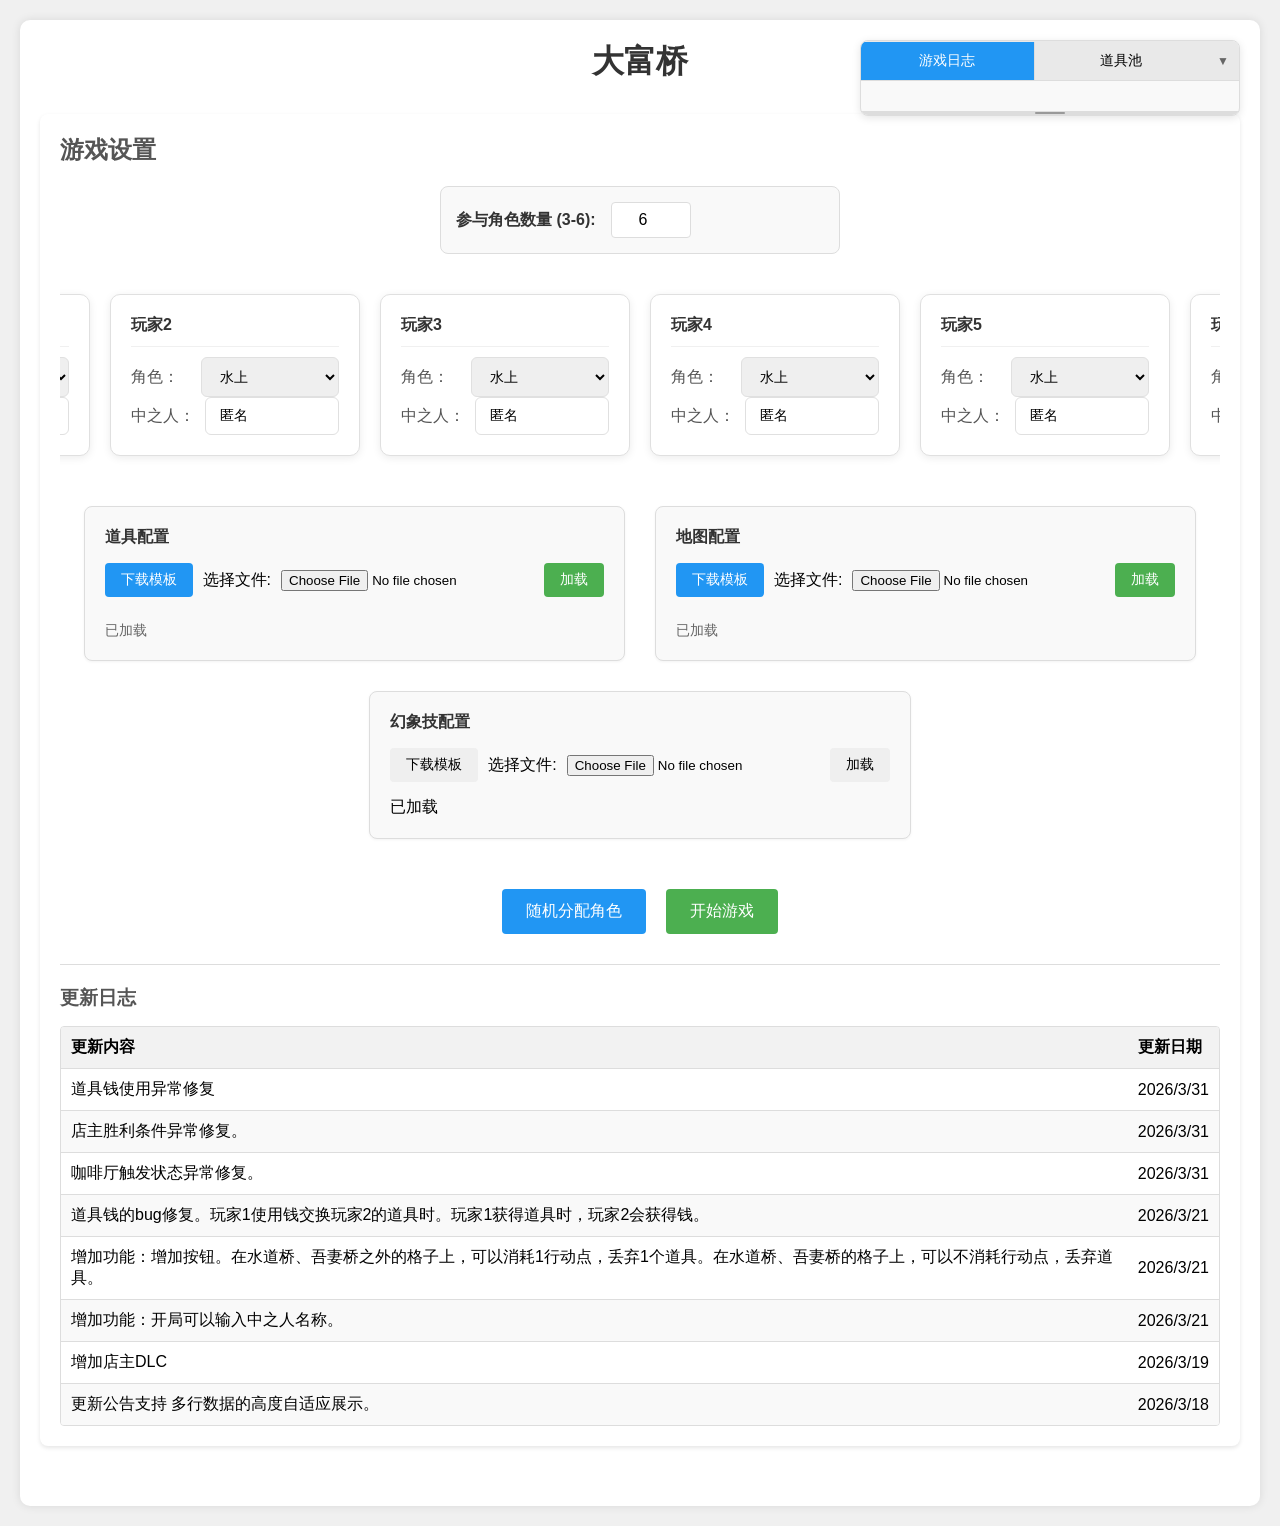
<file: index.html>
<!DOCTYPE html>
<html lang="zh-CN">
<head>
    <meta charset="UTF-8">
    <meta name="viewport" content="width=device-width, initial-scale=1.0">
    <title>大富桥</title>
    <link rel="stylesheet" href="styles.css">
</head>
<body>
    <div class="game-container">
        <h1>大富桥</h1>
        
        <!-- 日志栏 -->
        <div class="game-log">
            <div class="game-log-header">
                <div class="log-tabs">
                    <div class="log-tab active" data-tab="log">游戏日志</div>
                    <div class="log-tab" data-tab="item-pool">道具池</div>
                </div>
                <div class="log-toggle">▼</div>
            </div>
            <div class="log-content-container">
                <div id="log-content" class="log-content active">
                    <!-- 游戏日志内容将在这里显示 -->
                </div>
                <div id="item-pool-content" class="log-content">
                    <!-- 道具池内容将在这里显示 -->
                </div>
            </div>
            <div class="log-resizer"></div>
        </div>
        
        <!-- 游戏设置 -->
        <div class="game-setup">
            <h2>游戏设置</h2>
            <div class="player-count-setup">
                <label>参与角色数量 (3-6):</label>
                <input type="number" id="player-count" min="3" max="6" value="6">
            </div>
            <div class="player-setup">
                <div class="player-input">
                    <h4>玩家1</h4>
                    <div class="input-group">
                        <label>角色：</label>
                        <select id="player1-role">
                            <option value="水上">水上</option>
                            <option value="川濑">川濑</option>
                            <option value="花泽">花泽</option>
                            <option value="博士">博士</option>
                            <option value="薰">薰</option>
                            <option value="店主">店主</option>
                        </select>
                    </div>
                    <div class="input-group">
                        <label>中之人：</label>
                        <input type="text" id="player1-name" value="匿名">
                    </div>
                </div>
                <div class="player-input">
                    <h4>玩家2</h4>
                    <div class="input-group">
                        <label>角色：</label>
                        <select id="player2-role">
                            <option value="水上">水上</option>
                            <option value="川濑">川濑</option>
                            <option value="花泽">花泽</option>
                            <option value="博士">博士</option>
                            <option value="薰">薰</option>
                            <option value="店主">店主</option>
                        </select>
                    </div>
                    <div class="input-group">
                        <label>中之人：</label>
                        <input type="text" id="player2-name" value="匿名">
                    </div>
                </div>
                <div class="player-input">
                    <h4>玩家3</h4>
                    <div class="input-group">
                        <label>角色：</label>
                        <select id="player3-role">
                            <option value="水上">水上</option>
                            <option value="川濑">川濑</option>
                            <option value="花泽">花泽</option>
                            <option value="博士">博士</option>
                            <option value="薰">薰</option>
                            <option value="店主">店主</option>
                        </select>
                    </div>
                    <div class="input-group">
                        <label>中之人：</label>
                        <input type="text" id="player3-name" value="匿名">
                    </div>
                </div>
                <div class="player-input" style="display: none;">
                    <h4>玩家4</h4>
                    <div class="input-group">
                        <label>角色：</label>
                        <select id="player4-role">
                            <option value="水上">水上</option>
                            <option value="川濑">川濑</option>
                            <option value="花泽">花泽</option>
                            <option value="博士">博士</option>
                            <option value="薰">薰</option>
                            <option value="店主">店主</option>
                        </select>
                    </div>
                    <div class="input-group">
                        <label>中之人：</label>
                        <input type="text" id="player4-name" value="匿名">
                    </div>
                </div>
                <div class="player-input" style="display: none;">
                    <h4>玩家5</h4>
                    <div class="input-group">
                        <label>角色：</label>
                        <select id="player5-role">
                            <option value="水上">水上</option>
                            <option value="川濑">川濑</option>
                            <option value="花泽">花泽</option>
                            <option value="博士">博士</option>
                            <option value="薰">薰</option>
                            <option value="店主">店主</option>
                        </select>
                    </div>
                    <div class="input-group">
                        <label>中之人：</label>
                        <input type="text" id="player5-name" value="匿名">
                    </div>
                </div>
                <div class="player-input" style="display: none;">
                    <h4>玩家6</h4>
                    <div class="input-group">
                        <label>角色：</label>
                        <select id="player6-role">
                            <option value="水上">水上</option>
                            <option value="川濑">川濑</option>
                            <option value="花泽">花泽</option>
                            <option value="博士">博士</option>
                            <option value="薰">薰</option>
                            <option value="店主">店主</option>
                        </select>
                    </div>
                    <div class="input-group">
                        <label>中之人：</label>
                        <input type="text" id="player6-name" value="匿名">
                    </div>
                </div>
            </div>
            <div class="setup-buttons">
                <div class="upload-section">
                    <div class="file-upload">
                        <h4>道具配置</h4>
                        <div class="file-actions">
                            <button id="download-item-template">下载模板</button>
                            <label for="item-csv">选择文件:</label>
                            <input type="file" id="item-csv" accept=".csv">
                            <button id="load-items">加载</button>
                        </div>
                        <div id="item-load-status">准备中</div>
                    </div>
                    <div class="file-upload">
                        <h4>地图配置</h4>
                        <div class="file-actions">
                            <button id="download-map-template">下载模板</button>
                            <label for="map-csv">选择文件:</label>
                            <input type="file" id="map-csv" accept=".csv">
                            <button id="load-map">加载</button>
                        </div>
                        <div id="map-load-status">准备中</div>
                    </div>
                    <div class="file-upload">
                        <h4>幻象技配置</h4>
                        <div class="file-actions">
                            <button id="download-fantasy-skill-template">下载模板</button>
                            <label for="fantasy-skill-csv">选择文件:</label>
                            <input type="file" id="fantasy-skill-csv" accept=".csv">
                            <button id="load-fantasy-skills">加载</button>
                        </div>
                        <div id="fantasy-skill-load-status">准备中</div>
                    </div>
                </div>
                <div class="button-section">
                    <button id="random-roles">随机分配角色</button>
                    <button id="start-game">开始游戏</button>
                </div>
            </div>
            
            <!-- 更新日志 -->
            <div class="game-log-section">
                <h3>更新日志</h3>
                <div class="log-table-container">
                    <table id="edit-log-table">
                        <thead>
                            <tr>
                                <th>更新内容</th>
                                <th>更新日期</th>
                            </tr>
                        </thead>
                        <tbody id="edit-log-body">
                            <!-- 日志内容将在这里显示 -->
                        </tbody>
                    </table>
                </div>
            </div>
        </div>
        
        <!-- 游戏界面 -->
        <div class="game-board" style="display: none;">
            <!-- 地图和玩家信息 -->
            <div class="map-and-players">
                <!-- 地图 -->
                <div class="map" id="game-map">
                    <div class="token" id="token"></div>
                    <div class="direction-indicator" id="direction-indicator">顺时针</div>
                </div>
                
                <!-- 玩家信息 -->
                <div class="player-info">
                    <div class="player player1">
                        <div class="player-badge">1</div>
                        <h3>玩家1 <span class="player-name-display" id="player1-name-display">(匿名)</span></h3>
                        <p>角色: <span id="player1-role-display">水上</span></p>
                        <p>行动点: <span id="player1-action">3</span></p>
                        <p>手牌: <span id="player1-cards">0</span></p>
                        <p>好感度: <span id="player1-favor">0</span></p>
                        <p>状态: <span id="player1-status">存活</span></p>
                        <div class="items-container">
                            <p>道具:</p>
                            <div id="player1-items" class="items-list"></div>
                        </div>
                    </div>
                    <div class="player player2">
                        <div class="player-badge">2</div>
                        <h3>玩家2 <span class="player-name-display" id="player2-name-display">(匿名)</span></h3>
                        <p>角色: <span id="player2-role-display">水上</span></p>
                        <p>行动点: <span id="player2-action">3</span></p>
                        <p>手牌: <span id="player2-cards">0</span></p>
                        <p>好感度: <span id="player2-favor">0</span></p>
                        <p>状态: <span id="player2-status">存活</span></p>
                        <div class="items-container">
                            <p>道具:</p>
                            <div id="player2-items" class="items-list"></div>
                        </div>
                    </div>
                    <div class="player player3">
                        <div class="player-badge">3</div>
                        <h3>玩家3 <span class="player-name-display" id="player3-name-display">(匿名)</span></h3>
                        <p>角色: <span id="player3-role-display">水上</span></p>
                        <p>行动点: <span id="player3-action">3</span></p>
                        <p>手牌: <span id="player3-cards">0</span></p>
                        <p>好感度: <span id="player3-favor">0</span></p>
                        <p>状态: <span id="player3-status">存活</span></p>
                        <div class="items-container">
                            <p>道具:</p>
                            <div id="player3-items" class="items-list"></div>
                        </div>
                    </div>
                    <div class="player player4" style="display: none;">
                        <div class="player-badge">4</div>
                        <h3>玩家4 <span class="player-name-display" id="player4-name-display">(匿名)</span></h3>
                        <p>角色: <span id="player4-role-display">水上</span></p>
                        <p>行动点: <span id="player4-action">3</span></p>
                        <p>手牌: <span id="player4-cards">0</span></p>
                        <p>好感度: <span id="player4-favor">0</span></p>
                        <p>状态: <span id="player4-status">存活</span></p>
                        <div class="items-container">
                            <p>道具:</p>
                            <div id="player4-items" class="items-list"></div>
                        </div>
                    </div>
                    <div class="player player5" style="display: none;">
                        <div class="player-badge">5</div>
                        <h3>玩家5 <span class="player-name-display" id="player5-name-display">(匿名)</span></h3>
                        <p>角色: <span id="player5-role-display">水上</span></p>
                        <p>行动点: <span id="player5-action">3</span></p>
                        <p>手牌: <span id="player5-cards">0</span></p>
                        <p>好感度: <span id="player5-favor">0</span></p>
                        <p>状态: <span id="player5-status">存活</span></p>
                        <div class="items-container">
                            <p>道具:</p>
                            <div id="player5-items" class="items-list"></div>
                        </div>
                    </div>
                    <div class="player player6" style="display: none;">
                        <div class="player-badge">6</div>
                        <h3>玩家6 <span class="player-name-display" id="player6-name-display">(匿名)</span></h3>
                        <p>角色: <span id="player6-role-display">水上</span></p>
                        <p>行动点: <span id="player6-action">3</span></p>
                        <p>手牌: <span id="player6-cards">0</span></p>
                        <p>好感度: <span id="player6-favor">0</span></p>
                        <p>状态: <span id="player6-status">存活</span></p>
                        <div class="items-container">
                            <p>道具:</p>
                            <div id="player6-items" class="items-list"></div>
                        </div>
                    </div>
                </div>
            </div>
            
            <!-- 游戏控制 -->
            <div class="game-control">
                                <div class="game-message" id="game-message"></div>
                <div class="game-stats">
                    <div class="current-player">当前玩家: <span id="current-player">1</span></div>
                    <div class="round-count">回合数: <span id="round-count">1</span></div>
                    <div class="week-count">周目数: <span id="week-count">1</span></div>
                    <div class="puddle-count">水洼数: <span id="puddle-count">0</span></div>
                </div>
                <button id="action-start" class="game-btn btn-action-start">行动前置</button>
                <button id="roll-dice" class="game-btn btn-roll">掷骰子 (消耗1行动点)</button>
                <button id="draw-card" class="game-btn btn-draw">抽牌 (消耗1行动点)</button>
                <button id="drop-item" class="game-btn btn-drop">丢牌</button>
                <button id="kill-player" class="game-btn btn-kill">杀人 (消耗4行动点)</button>
                <button id="end-turn" class="game-btn btn-end">结束行动</button>
                <button id="undo-action" class="game-btn btn-undo">撤回操作</button>
                <!-- <button id="save-game" class="game-btn btn-save">存档</button>
                <button id="load-game" class="game-btn btn-load">读档</button> -->
                <button id="export-save" class="game-btn btn-export">导出存档</button>
                <button id="import-save" class="game-btn btn-import">导入存档</button>

                <!-- <button id="reset-game" class="game-btn btn-reset">重置</button> -->
                <div class="dice-result" id="dice-result">骰子结果: -</div>

            </div>
        </div>
    </div>
    
    <!-- 引入模板文件 -->
    <iframe src="templates.html" style="display: none;" id="templates-iframe"></iframe>
    
    <script src="game.js"></script>
</body>
</html>
</file>
<file: styles.css>
* {
    margin: 0;
    padding: 0;
    box-sizing: border-box;
}

body {
    font-family: Arial, sans-serif;
    background-color: #f0f0f0;
    padding: 20px;
}

.game-container {
    max-width: 1600px;
    margin: 0 auto;
    background-color: white;
    padding: 20px;
    border-radius: 10px;
    box-shadow: 0 0 10px rgba(0, 0, 0, 0.1);
    position: relative;
}

/* 日志栏 */
.game-log {
    position: absolute;
    top: 20px;
    right: 20px;
    width: 380px;
    min-height: 40px;
    max-height: 600px;
    background-color: #f9f9f9;
    border: 1px solid #ddd;
    border-radius: 8px;
    overflow: hidden;
    transition: max-height 0.3s ease, box-shadow 0.3s ease;
    box-shadow: 0 2px 8px rgba(0, 0, 0, 0.1);
    display: flex;
    flex-direction: column;
}

.game-log:hover {
    box-shadow: 0 4px 12px rgba(0, 0, 0, 0.15);
}

.game-log.collapsed {
    max-height: 40px;
}

.game-log-header {
    padding: 0;
    background-color: #e9e9e9;
    border-bottom: 1px solid #ddd;
    cursor: move;
    user-select: none;
    display: flex;
    justify-content: space-between;
    align-items: center;
    height: 40px;
}

.log-toggle {
    padding: 10px;
    cursor: pointer;
    font-size: 12px;
    font-weight: bold;
    transition: transform 0.3s ease;
    color: #666;
}

.log-toggle:hover {
    color: #333;
}

.log-toggle.collapsed {
    transform: rotate(-90deg);
}

.log-tabs {
    display: flex;
    flex: 1;
}

.log-tab {
    flex: 1;
    padding: 10px;
    text-align: center;
    cursor: pointer;
    transition: all 0.3s ease;
    border-right: 1px solid #ddd;
    font-size: 14px;
    font-weight: 500;
}

.log-tab:last-child {
    border-right: none;
}

.log-tab:hover {
    background-color: #d9d9d9;
}

.log-tab.active {
    background-color: #2196F3;
    color: white;
}

.log-content-container {
    flex: 1;
    overflow-y: auto;
    box-sizing: border-box;
    z-index: 1;
}

.log-content {
    padding: 15px;
    font-size: 14px;
    line-height: 1.4;
    display: none;
    overflow-y: auto;
}

.log-content.active {
    display: block;
}

.log-content p {
    margin-bottom: 8px;
    padding: 8px;
    border-bottom: 1px solid #eee;
    border-radius: 4px;
    transition: background-color 0.2s ease;
}

.log-content p:hover {
    background-color: #f5f5f5;
}

.log-content p:nth-child(odd) {
    background-color: #f0f0f0;
}

.log-resizer {
    height: 4px;
    background-color: #ddd;
    cursor: ns-resize;
    position: relative;
    transition: background-color 0.3s ease;
    z-index: 10;
}

.log-resizer:hover {
    background-color: #2196F3;
}

.log-resizer::after {
    content: '';
    position: absolute;
    top: 50%;
    left: 50%;
    transform: translate(-50%, -50%);
    width: 30px;
    height: 2px;
    background-color: #999;
    border-radius: 1px;
}

.log-resizer:hover::after {
    background-color: white;
}

h1 {
    text-align: center;
    margin-bottom: 30px;
    color: #333;
}

h2 {
    margin-bottom: 20px;
    color: #555;
}

/* 游戏设置 */
.game-setup {
    margin-bottom: 40px;
    padding: 20px;
    background-color: white;
    border-radius: 8px;
    box-shadow: 0 2px 4px rgba(0, 0, 0, 0.1);
}

.player-count-setup {
    margin-bottom: 30px;
    padding: 15px;
    background-color: #f9f9f9;
    border: 1px solid #ddd;
    border-radius: 8px;
    display: flex;
    align-items: center;
    gap: 15px;
    max-width: 400px;
    margin-left: auto;
    margin-right: auto;
}

.player-count-setup label {
    font-weight: bold;
    color: #333;
}

.player-count-setup input[type="number"] {
    padding: 8px 12px;
    border: 1px solid #ddd;
    border-radius: 4px;
    font-size: 16px;
    width: 80px;
    text-align: center;
}

.player-count-setup input[type="number"]:focus {
    outline: none;
    border-color: #2196F3;
    box-shadow: 0 0 0 2px rgba(33, 150, 243, 0.2);
}

.player-setup {
    display: flex;
    gap: 20px;
    margin-bottom: 40px;
    justify-content: center;
    flex-wrap: nowrap;
    overflow-x: auto;
    padding: 10px 0;
}

.player-input {
    flex: 1;
    min-width: 250px;
    display: flex;
    flex-direction: column;
    align-items: flex-start;
    gap: 15px;
    padding: 20px;
    background-color: white;
    border: 1px solid #e0e0e0;
    border-radius: 10px;
    box-shadow: 0 2px 8px rgba(0, 0, 0, 0.08);
    transition: all 0.3s ease;
}

.player-input:hover {
    box-shadow: 0 4px 12px rgba(0, 0, 0, 0.12);
    transform: translateY(-3px);
}

.player-input h4 {
    margin: 0 0 10px 0;
    color: #333;
    font-size: 16px;
    font-weight: 600;
    width: 100%;
    padding-bottom: 10px;
    border-bottom: 1px solid #f0f0f0;
}



.input-group {
    display: flex;
    align-items: center;
    gap: 10px;
    width: 100%;
}

.input-group label {
    font-weight: 500;
    color: #555;
    min-width: 60px;
}

.input-group select,
.input-group input[type="text"] {
    flex: 1;
    width: 100%;
    padding: 10px 14px;
    border: 1px solid #e0e0e0;
    border-radius: 6px;
    font-size: 14px;
    transition: all 0.3s ease;
    box-sizing: border-box;
}

.input-group select:focus,
.input-group input[type="text"]:focus {
    outline: none;
    border-color: #2196F3;
    box-shadow: 0 0 0 2px rgba(33, 150, 243, 0.2);
}

.setup-buttons {
    display: flex;
    flex-direction: column;
    gap: 30px;
    margin-top: 40px;
}

.upload-section {
    display: flex;
    gap: 30px;
    justify-content: center;
    flex-wrap: wrap;
}

.file-upload {
    display: flex;
    flex-direction: column;
    gap: 15px;
    align-items: flex-start;
    padding: 20px;
    background-color: #f9f9f9;
    border: 1px solid #ddd;
    border-radius: 8px;
    min-width: 400px;
    box-shadow: 0 1px 3px rgba(0, 0, 0, 0.05);
}

.file-upload h4 {
    margin: 0;
    color: #333;
    font-size: 16px;
    display: flex;
    align-items: center;
    gap: 8px;
}

.file-upload .file-actions {
    display: flex;
    gap: 10px;
    flex-wrap: wrap;
    align-items: center;
    width: 100%;
}

.file-upload input[type="file"] {
    flex: 1;
    min-width: 200px;
}

.file-upload button {
    padding: 8px 16px;
    border: none;
    border-radius: 4px;
    cursor: pointer;
    font-size: 14px;
    transition: all 0.3s ease;
}

.file-upload button:hover {
    opacity: 0.8;
}

.file-upload #download-item-template,
.file-upload #download-map-template {
    background-color: #2196F3;
    color: white;
}

.file-upload #load-items,
.file-upload #load-map {
    background-color: #4CAF50;
    color: white;
}

.file-upload #item-load-status,
.file-upload #map-load-status {
    margin-top: 10px;
    font-size: 14px;
    color: #666;
    transition: all 0.3s ease;
}

.file-upload #item-load-status.loading,
.file-upload #map-load-status.loading {
    color: #FF9800;
}

.file-upload #item-load-status.success,
.file-upload #map-load-status.success {
    color: #4CAF50;
}

.file-upload #item-load-status.error,
.file-upload #map-load-status.error {
    color: #f44336;
}

.button-section {
    display: flex;
    gap: 20px;
    justify-content: center;
    margin-top: 20px;
}

#start-game {
    padding: 12px 24px;
    background-color: #4CAF50;
    color: white;
    border: none;
    border-radius: 4px;
    cursor: pointer;
    font-size: 16px;
    font-weight: 500;
    transition: all 0.3s ease;
}

#start-game:hover {
    background-color: #45a049;
    transform: translateY(-2px);
    box-shadow: 0 2px 4px rgba(76, 175, 80, 0.3);
}

#random-roles {
    padding: 12px 24px;
    background-color: #2196F3;
    color: white;
    border: none;
    border-radius: 4px;
    cursor: pointer;
    font-size: 16px;
    font-weight: 500;
    transition: all 0.3s ease;
}

#random-roles:hover {
    background-color: #1976D2;
    transform: translateY(-2px);
    box-shadow: 0 2px 4px rgba(33, 150, 243, 0.3);
}

/* 游戏界面 */
.game-board {
    margin-top: 30px;
}

/* 玩家信息 */
.player {
    padding: 10px;
    background-color: #f9f9f9;
    border-radius: 8px;
    border: 1px solid #ddd;
    transition: background-color 0.3s ease;
    position: relative;
    display: flex;
    flex-direction: column;
    font-size: 12px;
}

.player h3 {
    margin-bottom: 5px;
    font-size: 14px;
}

.player p {
    margin-bottom: 3px;
    line-height: 1.2;
}

.items-container {
    margin-top: 5px;
    border-top: 1px solid #eee;
    padding-top: 5px;
}

.items-container p {
    margin-bottom: 3px;
    font-weight: bold;
}

.items-list {
    display: flex;
    flex-wrap: wrap;
    gap: 3px;
    margin-top: 3px;
}

.item {
    padding: 2px 5px;
    background-color: #f0f0f0;
    border: 1px solid #ddd;
    border-radius: 4px;
    font-size: 10px;
    cursor: pointer;
    transition: background-color 0.3s ease;
}

.player-badge {
    position: absolute;
    top: 0;
    right: 0;
    background-color: #2196F3;
    color: white;
    width: 24px;
    height: 24px;
    border-radius: 0 8px 0 8px;
    display: flex;
    align-items: center;
    justify-content: center;
    font-weight: bold;
    font-size: 14px;
}

.player.current-player {
    background-color: #e3f2fd;
    border-color: #2196F3;
}

.player h3 {
    margin-bottom: 10px;
    color: #333;
    display: flex;
    align-items: center;
    gap: 8px;
}

.player-name-display {
    font-size: 12px;
    font-weight: normal;
    color: #666;
    font-style: italic;
}

.player p {
    margin-bottom: 5px;
    font-size: 14px;
}

.items-container {
    margin-top: 10px;
    border-top: 1px solid #eee;
    padding-top: 10px;
}

.items-list {
    display: flex;
    flex-wrap: wrap;
    gap: 5px;
    margin-top: 5px;
}

.item {
    padding: 5px 10px;
    background-color: #f0f0f0;
    border: 1px solid #ddd;
    border-radius: 4px;
    font-size: 12px;
    cursor: pointer;
    transition: background-color 0.3s ease;
}

.item:hover {
    background-color: #e3f2fd;
    border-color: #2196F3;
}

.item.used {
    background-color: #e0e0e0;
    cursor: not-allowed;
    opacity: 0.6;
}

/* 幻象技样式 */
.fantasy-skills-container {
    margin-top: 10px;
    border-top: 1px solid #eee;
    padding-top: 10px;
}

.fantasy-skills-container p {
    margin-bottom: 5px;
    font-weight: bold;
}

.fantasy-skills-list {
    display: flex;
    flex-wrap: wrap;
    gap: 5px;
    margin-top: 5px;
}

.fantasy-skill {
    padding: 5px 10px;
    background-color: #f3e5f5;
    border: 1px solid #ce93d8;
    border-radius: 4px;
    font-size: 12px;
    transition: background-color 0.3s ease;
}

.fantasy-skill:hover {
    background-color: #e1bee7;
    border-color: #ba68c8;
}

.fantasy-skill.used {
    background-color: #e0e0e0;
    border-color: #bdbdbd;
    cursor: not-allowed;
    opacity: 0.6;
}

/* 道具池样式 */
.item-pool-item {
    padding: 8px;
    background-color: #f0f0f0;
    border: 1px solid #ddd;
    border-radius: 4px;
    margin-bottom: 8px;
    font-size: 14px;
}

.item-pool-item .item-name {
    font-weight: bold;
    margin-bottom: 4px;
}

.item-pool-item .item-info {
    font-size: 12px;
    color: #666;
    margin-top: 4px;
}

/* 道具池头部 */
.item-pool-header {
    margin-bottom: 15px;
    padding-bottom: 10px;
    border-bottom: 1px solid #ddd;
}

/* 道具池统计信息 */
.item-pool-stats {
    display: flex;
    justify-content: space-between;
    margin-bottom: 10px;
    font-size: 12px;
    color: #666;
    font-weight: bold;
}

/* 道具池搜索框 */
.item-pool-search {
    margin-bottom: 10px;
}

.item-pool-search input {
    width: 100%;
    padding: 8px;
    border: 1px solid #ddd;
    border-radius: 4px;
    font-size: 12px;
    box-sizing: border-box;
}

/* 道具池列表 */
.item-pool-list {
    max-height: 250px;
    overflow-y: auto;
}

/* 地图 */
.map-and-players {
    display: flex;
    gap: 30px;
    margin-bottom: 30px;
    align-items: stretch;
}

.map {
    flex: 1;
    position: relative;
    display: grid;
    grid-template-columns: 1fr repeat(11, 1fr) 1fr;
    grid-template-rows: 1fr repeat(11, 1fr) 1fr;
    gap: 5px;
    height: 700px;
}

.player-info {
    width: 480px;
    display: grid;
    grid-template-columns: 1fr 1fr;
    grid-template-rows: repeat(3, 1fr);
    gap: 10px;
}

.player.player1 {
    grid-row: 1;
    grid-column: 2;
}

.player.player2 {
    grid-row: 2;
    grid-column: 2;
}

.player.player3 {
    grid-row: 3;
    grid-column: 2;
}

.player.player4 {
    grid-row: 3;
    grid-column: 1;
}

.player.player5 {
    grid-row: 2;
    grid-column: 1;
}

/* 顶部一行：从左到右 */
.grid-0 { grid-row: 1; grid-column: 2; }
.grid-1 { grid-row: 1; grid-column: 3; }
.grid-2 { grid-row: 1; grid-column: 4; }
.grid-3 { grid-row: 1; grid-column: 5; }
.grid-4 { grid-row: 1; grid-column: 6; }
.grid-5 { grid-row: 1; grid-column: 7; }
.grid-6 { grid-row: 1; grid-column: 8; }
.grid-7 { grid-row: 1; grid-column: 9; }
.grid-8 { grid-row: 1; grid-column: 10; }
.grid-9 { grid-row: 1; grid-column: 11; }
.grid-10 { grid-row: 1; grid-column: 12; }
.grid-11 { grid-row: 1; grid-column: 13; }
.grid-12 { grid-row: 1; grid-column: 14; }

/* 右侧一列：从上到下 */
.grid-13 { grid-row: 2; grid-column: 14; }
.grid-14 { grid-row: 3; grid-column: 14; }
.grid-15 { grid-row: 4; grid-column: 14; }
.grid-16 { grid-row: 5; grid-column: 14; }
.grid-17 { grid-row: 6; grid-column: 14; }
.grid-18 { grid-row: 7; grid-column: 14; }
.grid-19 { grid-row: 8; grid-column: 14; }
.grid-20 { grid-row: 9; grid-column: 14; }
.grid-21 { grid-row: 10; grid-column: 14; }
.grid-22 { grid-row: 11; grid-column: 14; }
.grid-23 { grid-row: 12; grid-column: 14; }
.grid-24 { grid-row: 13; grid-column: 14; }
.grid-25 { grid-row: 14; grid-column: 14; }

/* 底部一行：从右到左 */
.grid-26 { grid-row: 14; grid-column: 13; }
.grid-27 { grid-row: 14; grid-column: 12; }
.grid-28 { grid-row: 14; grid-column: 11; }
.grid-29 { grid-row: 14; grid-column: 10; }
.grid-30 { grid-row: 14; grid-column: 9; }
.grid-31 { grid-row: 14; grid-column: 8; }
.grid-32 { grid-row: 14; grid-column: 7; }
.grid-33 { grid-row: 14; grid-column: 6; }
.grid-34 { grid-row: 14; grid-column: 5; }
.grid-35 { grid-row: 14; grid-column: 4; }
.grid-36 { grid-row: 14; grid-column: 3; }
.grid-37 { grid-row: 14; grid-column: 2; }
.grid-38 { grid-row: 14; grid-column: 1; }

/* 左侧一列：从下到上 */
.grid-39 { grid-row: 13; grid-column: 1; }
.grid-40 { grid-row: 12; grid-column: 1; }
.grid-41 { grid-row: 11; grid-column: 1; }
.grid-42 { grid-row: 10; grid-column: 1; }
.grid-43 { grid-row: 9; grid-column: 1; }
.grid-44 { grid-row: 8; grid-column: 1; }
.grid-45 { grid-row: 7; grid-column: 1; }
.grid-46 { grid-row: 6; grid-column: 1; }
.grid-47 { grid-row: 5; grid-column: 1; }
.grid-48 { grid-row: 4; grid-column: 1; }
.grid-49 { grid-row: 3; grid-column: 1; }
.grid-50 { grid-row: 2; grid-column: 1; }
.grid-51 { grid-row: 1; grid-column: 1; }

.grid {
    display: flex;
    align-items: center;
    justify-content: center;
    background-color: #e0e0e0;
    border: 1px solid #ccc;
    border-radius: 4px;
    font-weight: bold;
    text-align: center;
    padding: 5px;
    font-size: 12px;
}

/* 起点格子 */
.grid-start {
    background-color: #4CAF50;
    color: white;
}

/* 好感格子 */
.grid-favor {
    background-color: #2196F3;
    color: white;
}

/* 道具格子 */
.grid-cards {
    background-color: #FF9800;
    color: white;
}

/* 停滞格子（优先级高于道具格子） */
.grid-stagnant {
    background-color: #f44336 !important;
    color: white !important;
}

/* 水坑格子 */
.grid-water {
    background-color: #2196F3;
    color: white;
    border: 2px solid #03a9f4;
}

/* 梅钵堂格子 */
.grid-meibutsu {
    background-color: #f44336;
    color: white;
    border: 2px solid #d32f2f;
}

/* 市营电车站格子 */
.grid-station {
    background-color: #4CAF50;
    color: white;
    border: 2px solid #388E3C;
}

/* 普通格子 */
.grid-normal {
    background-color: white;
    color: #333;
}

/* 所有地图格子的hover效果 */
.grid {
    cursor: pointer;
    transition: all 0.3s ease;
    position: relative;
}

.grid:hover {
    transform: scale(1.05);
    z-index: 10;
    box-shadow: 0 0 10px rgba(0, 0, 0, 0.3);
}

/* 地图格子的工具提示 */
.grid::after {
    content: attr(data-description);
    position: absolute;
    bottom: 100%;
    left: 50%;
    transform: translateX(-50%);
    background-color: rgba(0, 0, 0, 0.8);
    color: white;
    padding: 8px 12px;
    border-radius: 4px;
    font-size: 12px;
    white-space: normal;
    opacity: 0;
    visibility: hidden;
    transition: all 0.3s ease;
    z-index: 100;
    max-width: 250px;
    min-width: 100px;
    text-align: center;
    line-height: 1.4;
}

.grid:hover::after {
    opacity: 1;
    visibility: visible;
    margin-bottom: 5px;
}

/* 机械汤格子 */
.grid-mechanical-bath {
    background-color: #9E9E9E;
    color: white;
    border: 2px solid #616161;
}

/* 市营电车站格子可点击状态 */
.grid-station.clickable {
    cursor: pointer;
    background-color: #81C784;
    transition: background-color 0.3s ease;
}

.grid-station.clickable:hover {
    background-color: #A5D6A7;
}

/* 机械汤格子可点击状态 */
.grid-mechanical-bath.clickable {
    cursor: pointer;
    background-color: #BDBDBD;
    transition: background-color 0.3s ease;
}

.grid-mechanical-bath.clickable:hover {
    background-color: #E0E0E0;
}

/* 大泉家、池田宅、帝国大学、花泽家、冰川宅格子样式 */
.grid-residence {
    background-color: #FFB74D;
    color: white;
    border: 2px solid #FF9800;
}

/* 水道桥道具列表样式 */
.waterway-item {
    padding: 10px;
    border: 1px solid #ddd;
    border-radius: 4px;
    margin-bottom: 10px;
    cursor: pointer;
    transition: background-color 0.3s ease;
    background-color: #f9f9f9;
}

.waterway-item:hover {
    background-color: #e3f2fd;
    border-color: #2196F3;
}

.waterway-item .item-name {
    font-weight: bold;
    margin-bottom: 5px;
    color: #333;
}

.waterway-item .item-description {
    font-size: 12px;
    color: #666;
    line-height: 1.3;
}

/* 咖啡厅选项样式 */
.coffee-shop-options {
    margin: 20px 0;
}

.coffee-shop-option {
    padding: 15px;
    border: 1px solid #ddd;
    border-radius: 4px;
    margin-bottom: 10px;
    cursor: pointer;
    transition: background-color 0.3s ease;
    background-color: #f9f9f9;
    text-align: center;
}

.coffee-shop-option:hover {
    background-color: #e3f2fd;
    border-color: #2196F3;
}

.token {
    position: absolute;
    width: 30px;
    height: 30px;
    background-color: #ffeb3b;
    border-radius: 50%;
    border: 2px solid #ffc107;
    top: 15px;
    left: 15px;
    transition: all 0.5s ease;
    z-index: 1000;
}

.direction-indicator {
    position: absolute;
    top: 50%;
    left: 50%;
    transform: translate(-50%, -50%);
    background-color: rgba(255, 255, 255, 0.8);
    padding: 10px 20px;
    border-radius: 20px;
    font-size: 18px;
    font-weight: bold;
    z-index: 100;
    box-shadow: 0 2px 4px rgba(0, 0, 0, 0.2);
}

/* 游戏控制 */
.game-control {
    text-align: center;
    margin-top: 30px;
}

.current-player {
    font-size: 18px;
    font-weight: bold;
    margin-bottom: 15px;
}

.week-count {
    font-size: 18px;
    font-weight: bold;
    margin-bottom: 15px;
}

/* 游戏按钮样式 */
.game-btn {
    width: 120px;
    height: 40px;
    border: none;
    border-radius: 4px;
    cursor: pointer;
    font-size: 14px;
    margin: 5px;
}

/* 按钮颜色 */
.btn-roll {
    background-color: rgb(0, 225, 255);
    color: white;
}

.btn-draw {
    background-color: yellow;
    color: black;
}

.btn-kill {
    background-color: rgb(255, 0, 234);
    color: white;
}

.btn-end {
    background-color: gray;
    color: white;
}

.btn-undo {
    background-color: white;
    color: black;
    border: 1px solid #ddd;
}

.btn-drop {
    background-color: black;
    color: white;
}

.btn-reset {
    background-color: #f0f0f0;
    color: black;
    border: 1px solid #ddd;
}

.btn-fantasy-skill {
    background-color: #9c27b0;
    color: white;
}

.btn-export {
    background-color: #4CAF50;
    color: white;
}

.btn-action-start {
    background-color: #4CAF50;
    color: white;
}

/* 按钮悬停效果 */
.game-btn:hover {
    opacity: 0.8;
}

/* 禁用状态 */
.game-btn:disabled {
    background-color: #ccc;
    cursor: not-allowed;
}

.dice-result {
    font-size: 16px;
    margin-bottom: 15px;
}

.game-message {
    font-size: 18px;
    font-weight: bold;
    color: #333;
    margin-top: 15px;
}

/* 游戏状态统计 */
.game-stats {
    display: flex;
    gap: 40px;
    margin-bottom: 20px;
    justify-content: center;
    flex-wrap: wrap;
}

.game-stats > div {
    font-size: 16px;
    font-weight: bold;
}

/* 游戏日志样式 */
.game-log-section {
    margin-top: 30px;
    padding-top: 20px;
    border-top: 1px solid #ddd;
}

.game-log-section h3 {
    margin-bottom: 15px;
    color: #555;
}

.log-table-container {
    max-height: 400px;
    overflow-y: auto;
    border: 1px solid #ddd;
    border-radius: 4px;
    width: 100%;
    max-width: 1200px;
    margin: 0 auto;
}

#edit-log-table {
    width: 100%;
    border-collapse: collapse;
}

#edit-log-table th,
#edit-log-table td {
    padding: 10px;
    text-align: left;
    border-bottom: 1px solid #ddd;
}

#edit-log-table th {
    background-color: #f2f2f2;
    font-weight: bold;
    position: sticky;
    top: 0;
    z-index: 1;
}

#edit-log-table tr:nth-child(even) {
    background-color: #f9f9f9;
}

#edit-log-table tr:hover {
    background-color: #f5f5f5;
}

/* 响应式设计 */
@media (max-width: 768px) {
    .player-info {
        flex-direction: column;
    }
    
    .map {
        grid-template-columns: repeat(2, 1fr);
        grid-template-rows: repeat(5, 1fr);
        height: 500px;
    }
    
    .player-setup {
        flex-direction: column;
    }
    
    .log-table-container {
        max-height: 200px;
    }
}

/* 杀人对话框样式 */
.kill-dialog {
    position: fixed;
    top: 0;
    left: 0;
    width: 100%;
    height: 100%;
    background-color: rgba(0, 0, 0, 0.5);
    display: flex;
    justify-content: center;
    align-items: center;
    z-index: 10000;
}

.kill-dialog-content {
    background-color: white;
    padding: 20px;
    border-radius: 5px;
    width: 80%;
    max-width: 600px;
    max-height: 80%;
    overflow-y: auto;
}

.kill-item {
    padding: 10px;
    border: 1px solid #ccc;
    margin: 5px 0;
    cursor: pointer;
}

.kill-item:hover {
    background-color: #f0f0f0;
}

.cancel-kill {
    margin-top: 20px;
    padding: 10px;
    background-color: #ccc;
    border: none;
    border-radius: 5px;
    cursor: pointer;
}

/* 金鱼花洒地图选择对话框样式 */
.map-selection-dialog {
    position: fixed;
    top: 0;
    left: 0;
    width: 100%;
    height: 100%;
    background-color: rgba(0, 0, 0, 0.5);
    display: flex;
    justify-content: center;
    align-items: center;
    z-index: 10000;
}
.map-selection-content {
    background-color: white;
    padding: 20px;
    border-radius: 5px;
    width: 90%;
    max-width: 1000px;
    max-height: 80vh;
    overflow-y: auto;
    display: flex;
    flex-direction: column;
}
.map-selection-header {
    margin-bottom: 20px;
    flex-shrink: 0;
}
.map-selection-footer {
    margin-top: 20px;
    display: flex;
    justify-content: center;
    flex-shrink: 0;
    padding-top: 20px;
    border-top: 1px solid #eee;
}
.map-grid-container {
    flex-grow: 1;
    min-height: 0;
    margin: 20px 0;
}
.map-grid {
    position: relative;
    display: grid;
    grid-template-columns: 1fr repeat(11, 1fr) 1fr;
    grid-template-rows: 1fr repeat(11, 1fr) 1fr;
    gap: 5px;
    height: 100%;
    min-height: 400px;
}
/* 顶部一行：从左到右 */
.grid-0 { grid-row: 1; grid-column: 2; }
.grid-1 { grid-row: 1; grid-column: 3; }
.grid-2 { grid-row: 1; grid-column: 4; }
.grid-3 { grid-row: 1; grid-column: 5; }
.grid-4 { grid-row: 1; grid-column: 6; }
.grid-5 { grid-row: 1; grid-column: 7; }
.grid-6 { grid-row: 1; grid-column: 8; }
.grid-7 { grid-row: 1; grid-column: 9; }
.grid-8 { grid-row: 1; grid-column: 10; }
.grid-9 { grid-row: 1; grid-column: 11; }
.grid-10 { grid-row: 1; grid-column: 12; }
.grid-11 { grid-row: 1; grid-column: 13; }
.grid-12 { grid-row: 1; grid-column: 14; }

/* 右侧一列：从上到下 */
.grid-13 { grid-row: 2; grid-column: 14; }
.grid-14 { grid-row: 3; grid-column: 14; }
.grid-15 { grid-row: 4; grid-column: 14; }
.grid-16 { grid-row: 5; grid-column: 14; }
.grid-17 { grid-row: 6; grid-column: 14; }
.grid-18 { grid-row: 7; grid-column: 14; }
.grid-19 { grid-row: 8; grid-column: 14; }
.grid-20 { grid-row: 9; grid-column: 14; }
.grid-21 { grid-row: 10; grid-column: 14; }
.grid-22 { grid-row: 11; grid-column: 14; }
.grid-23 { grid-row: 12; grid-column: 14; }
.grid-24 { grid-row: 13; grid-column: 14; }
.grid-25 { grid-row: 14; grid-column: 14; }

/* 底部一行：从右到左 */
.grid-26 { grid-row: 14; grid-column: 13; }
.grid-27 { grid-row: 14; grid-column: 12; }
.grid-28 { grid-row: 14; grid-column: 11; }
.grid-29 { grid-row: 14; grid-column: 10; }
.grid-30 { grid-row: 14; grid-column: 9; }
.grid-31 { grid-row: 14; grid-column: 8; }
.grid-32 { grid-row: 14; grid-column: 7; }
.grid-33 { grid-row: 14; grid-column: 6; }
.grid-34 { grid-row: 14; grid-column: 5; }
.grid-35 { grid-row: 14; grid-column: 4; }
.grid-36 { grid-row: 14; grid-column: 3; }
.grid-37 { grid-row: 14; grid-column: 2; }
.grid-38 { grid-row: 14; grid-column: 1; }

/* 左侧一列：从下到上 */
.grid-39 { grid-row: 13; grid-column: 1; }
.grid-40 { grid-row: 12; grid-column: 1; }
.grid-41 { grid-row: 11; grid-column: 1; }
.grid-42 { grid-row: 10; grid-column: 1; }
.grid-43 { grid-row: 9; grid-column: 1; }
.grid-44 { grid-row: 8; grid-column: 1; }
.grid-45 { grid-row: 7; grid-column: 1; }
.grid-46 { grid-row: 6; grid-column: 1; }
.grid-47 { grid-row: 5; grid-column: 1; }
.grid-48 { grid-row: 4; grid-column: 1; }
.grid-49 { grid-row: 3; grid-column: 1; }
.grid-50 { grid-row: 2; grid-column: 1; }
.grid-51 { grid-row: 1; grid-column: 1; }

.map-grid-item {
    display: flex;
    flex-direction: column;
    align-items: center;
    justify-content: center;
    border: 1px solid #ccc;
    border-radius: 4px;
    padding: 5px;
    text-align: center;
    cursor: pointer;
    transition: all 0.3s ease;
    background-color: #e0e0e0;
    font-size: 12px;
}
.map-grid-item.selectable {
    background-color: #e6f7ff;
    cursor: pointer;
}
.map-grid-item.selectable:hover {
    background-color: #91d5ff;
    transform: scale(1.05);
}
.map-grid-item.unselectable {
    background-color: #f5f5f5;
    opacity: 0.5;
    cursor: not-allowed;
}
.map-grid-item.current {
    border: 2px solid #1890ff;
    background-color: #bae7ff;
}
.grid-id {
    font-weight: bold;
    font-size: 14px;
}
.grid-name {
    font-size: 10px;
    margin-top: 3px;
    word-break: break-all;
}
.cancel-map-selection {
    margin-top: 20px;
    padding: 10px 20px;
    background-color: #ccc;
    border: none;
    border-radius: 5px;
    cursor: pointer;
}
.cancel-map-selection:hover {
    background-color: #999;
}

/* 胜利弹窗样式 */
.win-dialog {
    position: fixed;
    top: 0;
    left: 0;
    width: 100%;
    height: 100%;
    background-color: rgba(0, 0, 0, 0.5);
    display: flex;
    justify-content: center;
    align-items: center;
    z-index: 10000;
}
.win-dialog-content {
    background-color: white;
    padding: 40px;
    border-radius: 10px;
    text-align: center;
    box-shadow: 0 0 20px rgba(0, 0, 0, 0.3);
}
.win-dialog-content h2 {
    color: #4CAF50;
    margin-bottom: 20px;
    font-size: 24px;
}
.win-dialog-content p {
    font-size: 18px;
    margin-bottom: 30px;
}
.close-win-dialog {
    padding: 10px 20px;
    background-color: #4CAF50;
    color: white;
    border: none;
    border-radius: 5px;
    cursor: pointer;
    font-size: 16px;
}
.close-win-dialog:hover {
    background-color: #45a049;
}

/* 《脑髓地狱》道具弹窗样式 */
.brain-hell-dialog {
    position: fixed;
    top: 0;
    left: 0;
    width: 100%;
    height: 100%;
    background-color: rgba(0, 0, 0, 0.5);
    display: flex;
    justify-content: center;
    align-items: center;
    z-index: 10000;
}
.brain-hell-content {
    background-color: white;
    padding: 30px;
    border-radius: 10px;
    width: 90%;
    max-width: 600px;
    max-height: 80vh;
    overflow-y: auto;
}
.brain-hell-content h3 {
    color: #333;
    margin-bottom: 20px;
    text-align: center;
}
.player-list {
    margin-bottom: 20px;
}
.player-option {
    padding: 15px;
    border: 1px solid #ddd;
    border-radius: 5px;
    margin-bottom: 10px;
    cursor: pointer;
    transition: background-color 0.3s ease;
}
.player-option:hover {
    background-color: #f0f0f0;
}
.player-option .player-info {
    display: flex;
    justify-content: space-between;
    align-items: center;
}
.player-name {
    font-weight: bold;
    font-size: 16px;
}
.player-favor {
    color: #666;
    font-size: 14px;
}
.dialog-footer {
    display: flex;
    justify-content: center;
    margin-top: 20px;
}
.cancel-button {
    padding: 10px 20px;
    background-color: #ccc;
    color: black;
    border: none;
    border-radius: 5px;
    cursor: pointer;
    font-size: 16px;
}
.cancel-button:hover {
    background-color: #999;
}

/* 市营电车站弹窗样式 */
.station-dialog {
    position: fixed;
    top: 0;
    left: 0;
    width: 100%;
    height: 100%;
    background-color: rgba(0, 0, 0, 0.5);
    display: flex;
    justify-content: center;
    align-items: center;
    z-index: 10000;
}
.station-dialog-content {
    background-color: white;
    padding: 20px;
    border-radius: 5px;
    width: 90%;
    max-width: 1000px;
    max-height: 80vh;
    overflow-y: auto;
    display: flex;
    flex-direction: column;
}
.station-dialog-header {
    margin-bottom: 20px;
    flex-shrink: 0;
}
.station-dialog-header h3 {
    color: #333;
    margin-bottom: 10px;
    text-align: center;
}
.station-dialog-header p {
    color: #666;
    text-align: center;
    margin-bottom: 0;
}
.station-dialog-footer {
    margin-top: 20px;
    display: flex;
    justify-content: center;
    flex-shrink: 0;
    padding-top: 20px;
    border-top: 1px solid #eee;
}
.cancel-station {
    padding: 10px 20px;
    background-color: #ccc;
    border: none;
    border-radius: 5px;
    cursor: pointer;
    font-size: 16px;
}
.cancel-station:hover {
    background-color: #999;
}

/* 帝国大学对话框样式 */
.university-dialog {
    position: fixed;
    top: 0;
    left: 0;
    width: 100%;
    height: 100%;
    background-color: rgba(0, 0, 0, 0.5);
    display: flex;
    justify-content: center;
    align-items: center;
    z-index: 10000;
}
.university-dialog .dialog-content {
    background-color: white;
    padding: 30px;
    border-radius: 10px;
    width: 90%;
    max-width: 500px;
    text-align: center;
    box-shadow: 0 0 20px rgba(0, 0, 0, 0.3);
}
.university-dialog h3 {
    color: #333;
    margin-bottom: 20px;
    font-size: 20px;
}
.university-dialog p {
    font-size: 16px;
    margin-bottom: 20px;
    line-height: 1.5;
}
.university-dialog #dice-result-text {
    font-size: 18px;
    font-weight: bold;
    margin-bottom: 30px;
    color: #2196F3;
}
.university-dialog .ok-button {
    padding: 10px 20px;
    background-color: #4CAF50;
    color: white;
    border: none;
    border-radius: 5px;
    cursor: pointer;
    font-size: 16px;
    transition: background-color 0.3s ease;
}
.university-dialog .ok-button:hover {
    background-color: #45a049;
}

/* 帕诺拉马岛对话框样式 */
.exchange-items-dialog {
    position: fixed;
    top: 0;
    left: 0;
    width: 100%;
    height: 100%;
    background-color: rgba(0, 0, 0, 0.5);
    display: flex;
    justify-content: center;
    align-items: center;
    z-index: 10000;
}
.exchange-items-dialog-content {
    background-color: white;
    padding: 20px;
    border-radius: 5px;
    width: 80%;
    max-width: 800px;
    max-height: 80%;
    overflow-y: auto;
}
.exchange-items-dialog-content h3 {
    margin-top: 0;
    color: #333;
}
.exchange-step-indicator {
    font-size: 16px;
    font-weight: bold;
    color: #2196F3;
    margin-bottom: 15px;
    padding: 10px;
    background-color: #e3f2fd;
    border-radius: 5px;
}
.exchange-players-list {
    display: flex;
    flex-direction: column;
    gap: 10px;
    margin-bottom: 20px;
}
.exchange-player-option {
    padding: 15px;
    border: 2px solid #ddd;
    border-radius: 8px;
    cursor: pointer;
    transition: all 0.3s ease;
}
.exchange-player-option:hover {
    border-color: #2196F3;
    background-color: #f5f5f5;
}
.player-info-header {
    font-weight: bold;
    font-size: 16px;
    margin-bottom: 5px;
}
.player-info-detail {
    font-size: 14px;
    color: #666;
    margin-bottom: 8px;
}
.player-items-preview {
    display: flex;
    flex-wrap: wrap;
    gap: 5px;
}
.item-tag {
    padding: 3px 8px;
    background-color: #e0e0e0;
    border-radius: 3px;
    font-size: 12px;
}
.no-items-text {
    color: #999;
    font-style: italic;
    font-size: 14px;
}
.exchange-max-count {
    font-size: 14px;
    font-weight: bold;
    color: #ff9800;
    margin-bottom: 15px;
    padding: 8px;
    background-color: #fff3e0;
    border-radius: 5px;
}
.exchange-items-container {
    display: flex;
    gap: 20px;
    margin-bottom: 15px;
}
.exchange-player-column {
    flex: 1;
    border: 1px solid #ddd;
    border-radius: 8px;
    padding: 10px;
}
.exchange-player-column h4 {
    margin: 0 0 10px 0;
    padding-bottom: 8px;
    border-bottom: 1px solid #eee;
    color: #333;
}
.exchange-items-list {
    display: flex;
    flex-direction: column;
    gap: 8px;
}
.exchange-item {
    padding: 10px;
    border: 1px solid #ddd;
    border-radius: 5px;
    cursor: pointer;
    transition: all 0.2s ease;
}
.exchange-item:hover {
    background-color: #f5f5f5;
    border-color: #bbb;
}
.exchange-item.selected {
    background-color: #e3f2fd;
    border-color: #2196F3;
    border-width: 2px;
}
.exchange-item .item-name {
    font-weight: bold;
    display: block;
    margin-bottom: 3px;
}
.exchange-item .item-desc {
    font-size: 12px;
    color: #666;
}
.exchange-selection-status {
    display: flex;
    justify-content: space-around;
    padding: 10px;
    background-color: #f9f9f9;
    border-radius: 5px;
    margin-bottom: 15px;
}
.exchange-selection-status div {
    font-size: 14px;
}
.exchange-selection-status span {
    font-weight: bold;
    color: #2196F3;
}
.exchange-buttons {
    display: flex;
    gap: 10px;
    justify-content: center;
    margin-top: 20px;
}
.exchange-buttons .confirm-button,
.exchange-buttons .cancel-button {
    padding: 10px 20px;
    border: none;
    border-radius: 5px;
    cursor: pointer;
    font-size: 14px;
}
.exchange-buttons .confirm-button {
    background-color: #4CAF50;
    color: white;
}
.exchange-buttons .confirm-button:disabled {
    background-color: #cccccc;
    cursor: not-allowed;
}
.exchange-buttons .cancel-button {
    background-color: #ccc;
    color: #333;
}

/* 电光艇对话框样式 */
.lightning-boat-dialog {
    position: fixed;
    top: 0;
    left: 0;
    width: 100%;
    height: 100%;
    background-color: rgba(0, 0, 0, 0.5);
    display: flex;
    justify-content: center;
    align-items: center;
    z-index: 10000;
}
.lightning-boat-dialog-content {
    background-color: white;
    padding: 30px;
    border-radius: 10px;
    width: 90%;
    max-width: 400px;
    text-align: center;
    box-shadow: 0 0 20px rgba(0, 0, 0, 0.3);
}
.lightning-boat-dialog-content h3 {
    margin-top: 0;
    color: #333;
    margin-bottom: 20px;
}
.lightning-boat-content {
    margin-bottom: 30px;
}
.lightning-boat-step {
    font-size: 16px;
    margin-bottom: 15px;
    color: #555;
}
.lightning-boat-select {
    width: 100%;
    padding: 10px;
    font-size: 16px;
    border: 1px solid #ddd;
    border-radius: 5px;
    margin-bottom: 20px;
    text-align: center;
}
.lightning-boat-info {
    background-color: #f0f8ff;
    padding: 15px;
    border-radius: 5px;
    margin-top: 15px;
    font-size: 16px;
    color: #2196F3;
}
.lightning-boat-info .steps-value,
.lightning-boat-info .total-steps {
    font-weight: bold;
    font-size: 18px;
}
.lightning-boat-buttons {
    display: flex;
    gap: 10px;
    justify-content: center;
    margin-top: 20px;
}
.lightning-boat-buttons .confirm-button,
.lightning-boat-buttons .cancel-button {
    padding: 10px 20px;
    border: none;
    border-radius: 5px;
    cursor: pointer;
    font-size: 14px;
}
.lightning-boat-buttons .confirm-button {
    background-color: #4CAF50;
    color: white;
}
.lightning-boat-buttons .cancel-button {
    background-color: #ccc;
    color: #333;
}

/* 店主幻象技选择弹窗样式 */
.shop-owner-fantasy-skill-dialog {
    position: fixed;
    top: 0;
    left: 0;
    width: 100%;
    height: 100%;
    background-color: rgba(0, 0, 0, 0.5);
    display: flex;
    justify-content: center;
    align-items: center;
    z-index: 100000;
}
.shop-owner-fantasy-skill-dialog-content {
    background-color: white;
    padding: 30px;
    border-radius: 10px;
    width: 90%;
    max-width: 500px;
    max-height: 80vh;
    overflow-y: auto;
}
.shop-owner-fantasy-skill-dialog-content h3 {
    margin-top: 0;
    color: #333;
    margin-bottom: 20px;
    text-align: center;
}
.fantasy-skill-list {
    display: flex;
    flex-direction: column;
    gap: 10px;
    margin-bottom: 20px;
}
.fantasy-skill-item {
    padding: 15px;
    border: 2px solid #ddd;
    border-radius: 8px;
    cursor: pointer;
    transition: all 0.3s ease;
}
.fantasy-skill-item:hover {
    border-color: #9c27b0;
    background-color: #f3e5f5;
}
.fantasy-skill-item.used {
    background-color: #e0e0e0;
    border-color: #bdbdbd;
    cursor: not-allowed;
    opacity: 0.6;
}
.fantasy-skill-item .skill-name {
    font-weight: bold;
    font-size: 16px;
    color: #333;
    margin-bottom: 5px;
}
.fantasy-skill-item .skill-desc {
    font-size: 14px;
    color: #666;
}
.fantasy-skill-buttons {
    display: flex;
    justify-content: center;
    margin-top: 20px;
}
.fantasy-skill-buttons .cancel-button {
    padding: 10px 20px;
    background-color: #ccc;
    color: #333;
    border: none;
    border-radius: 5px;
    cursor: pointer;
    font-size: 16px;
}
.fantasy-skill-buttons .cancel-button:hover {
    background-color: #999;
}

/* 选择玩家对话框样式（河童幻象技） */
.select-player-dialog {
    position: fixed;
    top: 0;
    left: 0;
    width: 100%;
    height: 100%;
    background-color: rgba(0, 0, 0, 0.5);
    display: flex;
    justify-content: center;
    align-items: center;
    z-index: 10000;
}
.select-player-dialog-content {
    background-color: white;
    padding: 20px;
    border-radius: 5px;
    width: 95%;
    max-width: 1000px;
    max-height: 80%;
    overflow-y: auto;
}

/* 玩家道具选择对话框样式 */
.player-dialog {
    position: fixed;
    top: 0;
    left: 0;
    width: 100%;
    height: 100%;
    background-color: rgba(0, 0, 0, 0.5);
    display: flex;
    justify-content: center;
    align-items: center;
    z-index: 10000;
}
.player-dialog-content {
    background-color: white;
    padding: 20px;
    border-radius: 5px;
    width: 80%;
    max-width: 600px;
    max-height: 80%;
    overflow-y: auto;
}
.player-dialog .player-options {
    display: flex;
    flex-direction: column;
    gap: 10px;
    margin-bottom: 20px;
}
.player-dialog .player-item {
    padding: 10px;
    border: 1px solid #ddd;
    border-radius: 5px;
    cursor: pointer;
    transition: background-color 0.3s ease;
}
.player-dialog .player-item:hover {
    background-color: #f0f0f0;
}
.select-player-dialog-content h3 {
    margin-top: 0;
    color: #333;
    margin-bottom: 20px;
    text-align: center;
}
.select-player-dialog .confirm-button {
    margin-top: 10px;
    margin-right: 10px;
    padding: 10px;
    background-color: #4CAF50;
    color: white;
    border: none;
    border-radius: 5px;
    cursor: pointer;
}
.select-player-dialog .confirm-button:disabled {
    background-color: #cccccc;
    cursor: not-allowed;
}
.select-player-dialog .cancel-button {
    margin-top: 20px;
    padding: 10px;
    background-color: #ccc;
    border: none;
    border-radius: 5px;
    cursor: pointer;
}
.select-player-dialog .player-list {
    display: flex;
    flex-wrap: wrap;
    gap: 15px;
    max-height: 400px;
    overflow-y: auto;
    margin-bottom: 20px;
}
.select-player-dialog .player-option {
    padding: 15px;
    background-color: #f9f9f9;
    border-radius: 8px;
    border: 1px solid #ddd;
    transition: background-color 0.3s ease;
    position: relative;
    display: flex;
    flex-direction: column;
    font-size: 12px;
    flex: 1 1 200px;
    min-width: 200px;
    margin: 0;
}
.select-player-dialog .player-option:hover {
    background-color: #f0f0f0;
}
.select-player-dialog .player-option.selected {
    background-color: #e3f2fd;
    border-color: #2196F3;
}
.select-player-dialog .player-badge {
    position: absolute;
    top: 0;
    right: 0;
    background-color: #2196F3;
    color: white;
    width: 24px;
    height: 24px;
    border-radius: 0 8px 0 8px;
    display: flex;
    align-items: center;
    justify-content: center;
    font-weight: bold;
    font-size: 14px;
}
.select-player-dialog .player-option h3 {
    margin-bottom: 10px;
    color: #333;
    display: flex;
    align-items: center;
    gap: 8px;
    font-size: 14px;
    text-align: left;
}
.select-player-dialog .player-name-display {
    font-size: 12px;
    font-weight: normal;
    color: #666;
    font-style: italic;
}
.select-player-dialog .player-option p {
    margin-bottom: 5px;
    font-size: 14px;
}
.select-player-dialog .items-container {
    margin-top: 10px;
    border-top: 1px solid #eee;
    padding-top: 10px;
}
.select-player-dialog .items-container p {
    margin-bottom: 5px;
    font-weight: bold;
}
.select-player-dialog .items-list {
    display: flex;
    flex-wrap: wrap;
    gap: 5px;
    margin-top: 5px;
}
.select-player-dialog .item {
    padding: 2px 5px;
    background-color: #f0f0f0;
    border: 1px solid #ddd;
    border-radius: 4px;
    font-size: 10px;
}
.select-player-dialog .no-items {
    color: #999;
    font-style: italic;
}

/* 汽车道具对话框样式 */
.car-dialog {
    position: fixed;
    top: 0;
    left: 0;
    width: 100%;
    height: 100%;
    background-color: rgba(0, 0, 0, 0.5);
    display: flex;
    justify-content: center;
    align-items: center;
    z-index: 10000;
}
.car-dialog .dialog-content {
    background-color: white;
    padding: 20px;
    border-radius: 5px;
    width: 80%;
    max-width: 400px;
    text-align: center;
}
.car-dialog button {
    margin: 10px;
    padding: 8px 16px;
    font-size: 14px;
    font-weight: normal;
    border: none;
    border-radius: 4px;
    cursor: pointer;
    min-width: 80px;
}
.car-dialog .roll-dice-button,
.car-dialog .confirm-button {
    background-color: #4CAF50;
    color: white;
}
.car-dialog .roll-dice-button:hover,
.car-dialog .confirm-button:hover {
    background-color: #45a049;
}
.car-dialog .cancel-button {
    background-color: #f44336;
    color: white;
}
.car-dialog .cancel-button:hover {
    background-color: #da190b;
}

/* 眼镜道具对话框样式 */
.glasses-dialog {
    position: fixed;
    top: 0;
    left: 0;
    width: 100%;
    height: 100%;
    background-color: rgba(0, 0, 0, 0.5);
    display: flex;
    justify-content: center;
    align-items: center;
    z-index: 10000;
}
.glasses-dialog .dialog-content {
    background-color: white;
    padding: 20px;
    border-radius: 5px;
    width: 80%;
    max-width: 500px;
    max-height: 80vh;
    overflow-y: auto;
}
.glasses-dialog .players-list {
    margin-top: 20px;
}
.glasses-dialog .player-item {
    border: 1px solid #ddd;
    border-radius: 5px;
    padding: 10px;
    margin-bottom: 10px;
}
.glasses-dialog .player-info {
    margin-bottom: 10px;
}
.glasses-dialog .total-result {
    font-size: 16px;
    background-color: #f9f9f9;
}
.glasses-dialog button {
    margin: 5px;
    padding: 8px 16px;
    font-size: 14px;
    font-weight: normal;
    border: none;
    border-radius: 4px;
    cursor: pointer;
    min-width: 120px;
}
.glasses-dialog .roll-dice-button {
    background-color: #4CAF50;
    color: white;
}
.glasses-dialog .roll-dice-button:hover {
    background-color: #45a049;
}
.glasses-dialog .close-button {
    background-color: #2196F3;
    color: white;
}
.glasses-dialog .close-button:hover {
    background-color: #0b7dda;
}
.glasses-dialog .roll-dice-button:disabled {
    background-color: #cccccc;
    cursor: not-allowed;
}

/* 目标选择对话框样式 */
.target-dialog {
    position: fixed;
    top: 0;
    left: 0;
    width: 100%;
    height: 100%;
    background-color: rgba(0, 0, 0, 0.5);
    display: flex;
    justify-content: center;
    align-items: center;
    z-index: 10000;
}
.target-dialog-content {
    background-color: white;
    padding: 20px;
    border-radius: 5px;
    width: 80%;
    max-width: 600px;
    max-height: 80%;
    overflow-y: auto;
}
.target-dialog .cancel-target {
    margin-top: 20px;
    padding: 10px;
    background-color: #ccc;
    border: none;
    border-radius: 5px;
    cursor: pointer;
}
.target-item {
    padding: 10px;
    border: 1px solid #ccc;
    margin: 5px 0;
    cursor: pointer;
}
.target-item:hover {
    background-color: #f0f0f0;
}

/* 交换道具对话框样式 */
.exchange-dialog {
    position: fixed;
    top: 0;
    left: 0;
    width: 100%;
    height: 100%;
    background-color: rgba(0, 0, 0, 0.5);
    display: flex;
    justify-content: center;
    align-items: center;
    z-index: 10000;
}
.exchange-dialog-content {
    background-color: white;
    padding: 20px;
    border-radius: 5px;
    width: 80%;
    max-width: 600px;
    max-height: 80%;
    overflow-y: auto;
}
.exchange-dialog .exchange-options {
    display: flex;
    flex-direction: column;
    gap: 10px;
    margin-bottom: 20px;
}
.exchange-dialog .exchange-option {
    padding: 10px;
    border: 1px solid #ddd;
    border-radius: 5px;
    cursor: pointer;
    transition: background-color 0.3s ease;
}
.exchange-dialog .exchange-option:hover {
    background-color: #f0f0f0;
}

/* 夺取道具对话框样式（大蛇丸幻象技） */
.steal-dialog {
    position: fixed;
    top: 0;
    left: 0;
    width: 100%;
    height: 100%;
    background-color: rgba(0, 0, 0, 0.5);
    display: flex;
    justify-content: center;
    align-items: center;
    z-index: 10000;
}
.steal-dialog-content {
    background-color: white;
    padding: 20px;
    border-radius: 5px;
    width: 80%;
    max-width: 600px;
    max-height: 80%;
    overflow-y: auto;
}
.steal-dialog .steal-item {
    padding: 8px;
    margin: 5px 0;
    border: 1px solid #ddd;
    border-radius: 3px;
    cursor: pointer;
}
.steal-dialog .steal-item:hover {
    background-color: #f0f0f0;
}
.steal-dialog .steal-item.selected {
    background-color: #e3f2fd;
    border-color: #2196F3;
}
.steal-dialog .no-items {
    padding: 8px;
    margin: 5px 0;
    color: #999;
    font-style: italic;
}
.steal-dialog .selected-count {
    margin-top: 15px;
    font-weight: bold;
}

/* 丢弃道具对话框样式（晴彦幻象技） */
.drop-dialog {
    position: fixed;
    top: 0;
    left: 0;
    width: 100%;
    height: 100%;
    background-color: rgba(0, 0, 0, 0.5);
    display: flex;
    justify-content: center;
    align-items: center;
    z-index: 10000;
}
.drop-dialog-content {
    background-color: white;
    padding: 20px;
    border-radius: 5px;
    width: 80%;
    max-width: 600px;
    max-height: 80%;
    overflow-y: auto;
}

/* 统一对话框按钮样式 */
.dialog-button {
    padding: 10px 20px;
    border: none;
    border-radius: 5px;
    cursor: pointer;
    font-size: 14px;
    transition: background-color 0.3s ease;
    margin: 5px;
}

.dialog-button.confirm {
    background-color: #4CAF50;
    color: white;
}

.dialog-button.confirm:hover {
    background-color: #45a049;
}

.dialog-button.confirm:disabled {
    background-color: #cccccc;
    cursor: not-allowed;
}

.dialog-button.cancel {
    background-color: #ccc;
    color: #333;
}

.dialog-button.cancel:hover {
    background-color: #999;
}

.dialog-button.close {
    background-color: #2196F3;
    color: white;
}

.dialog-button.close:hover {
    background-color: #0b7dda;
}

.dialog-button.danger {
    background-color: #f44336;
    color: white;
}

.dialog-button.danger:hover {
    background-color: #da190b;
}

/* 兼容旧的按钮类名 */
.confirm-button {
    padding: 10px 20px;
    border: none;
    border-radius: 5px;
    cursor: pointer;
    font-size: 14px;
    transition: background-color 0.3s ease;
    margin: 5px;
    background-color: #4CAF50;
    color: white;
}

.confirm-button:hover {
    background-color: #45a049;
}

.confirm-button:disabled {
    background-color: #cccccc;
    cursor: not-allowed;
}

.cancel-button {
    padding: 10px 20px;
    border: none;
    border-radius: 5px;
    cursor: pointer;
    font-size: 14px;
    transition: background-color 0.3s ease;
    margin: 5px;
    background-color: #ccc;
    color: #333;
}

.cancel-button:hover {
    background-color: #999;
}

.drop-dialog .drop-item {
    padding: 8px;
    margin: 5px 0;
    border: 1px solid #ddd;
    border-radius: 3px;
    cursor: pointer;
}
.drop-dialog .drop-item:hover {
    background-color: #f0f0f0;
}
.drop-dialog .drop-item.selected {
    background-color: #e3f2fd;
    border-color: #2196F3;
}
.drop-dialog .no-items {
    padding: 8px;
    margin: 5px 0;
    color: #999;
    font-style: italic;
}
.drop-dialog .selected-count {
    margin-top: 15px;
    font-weight: bold;
}
</file>
